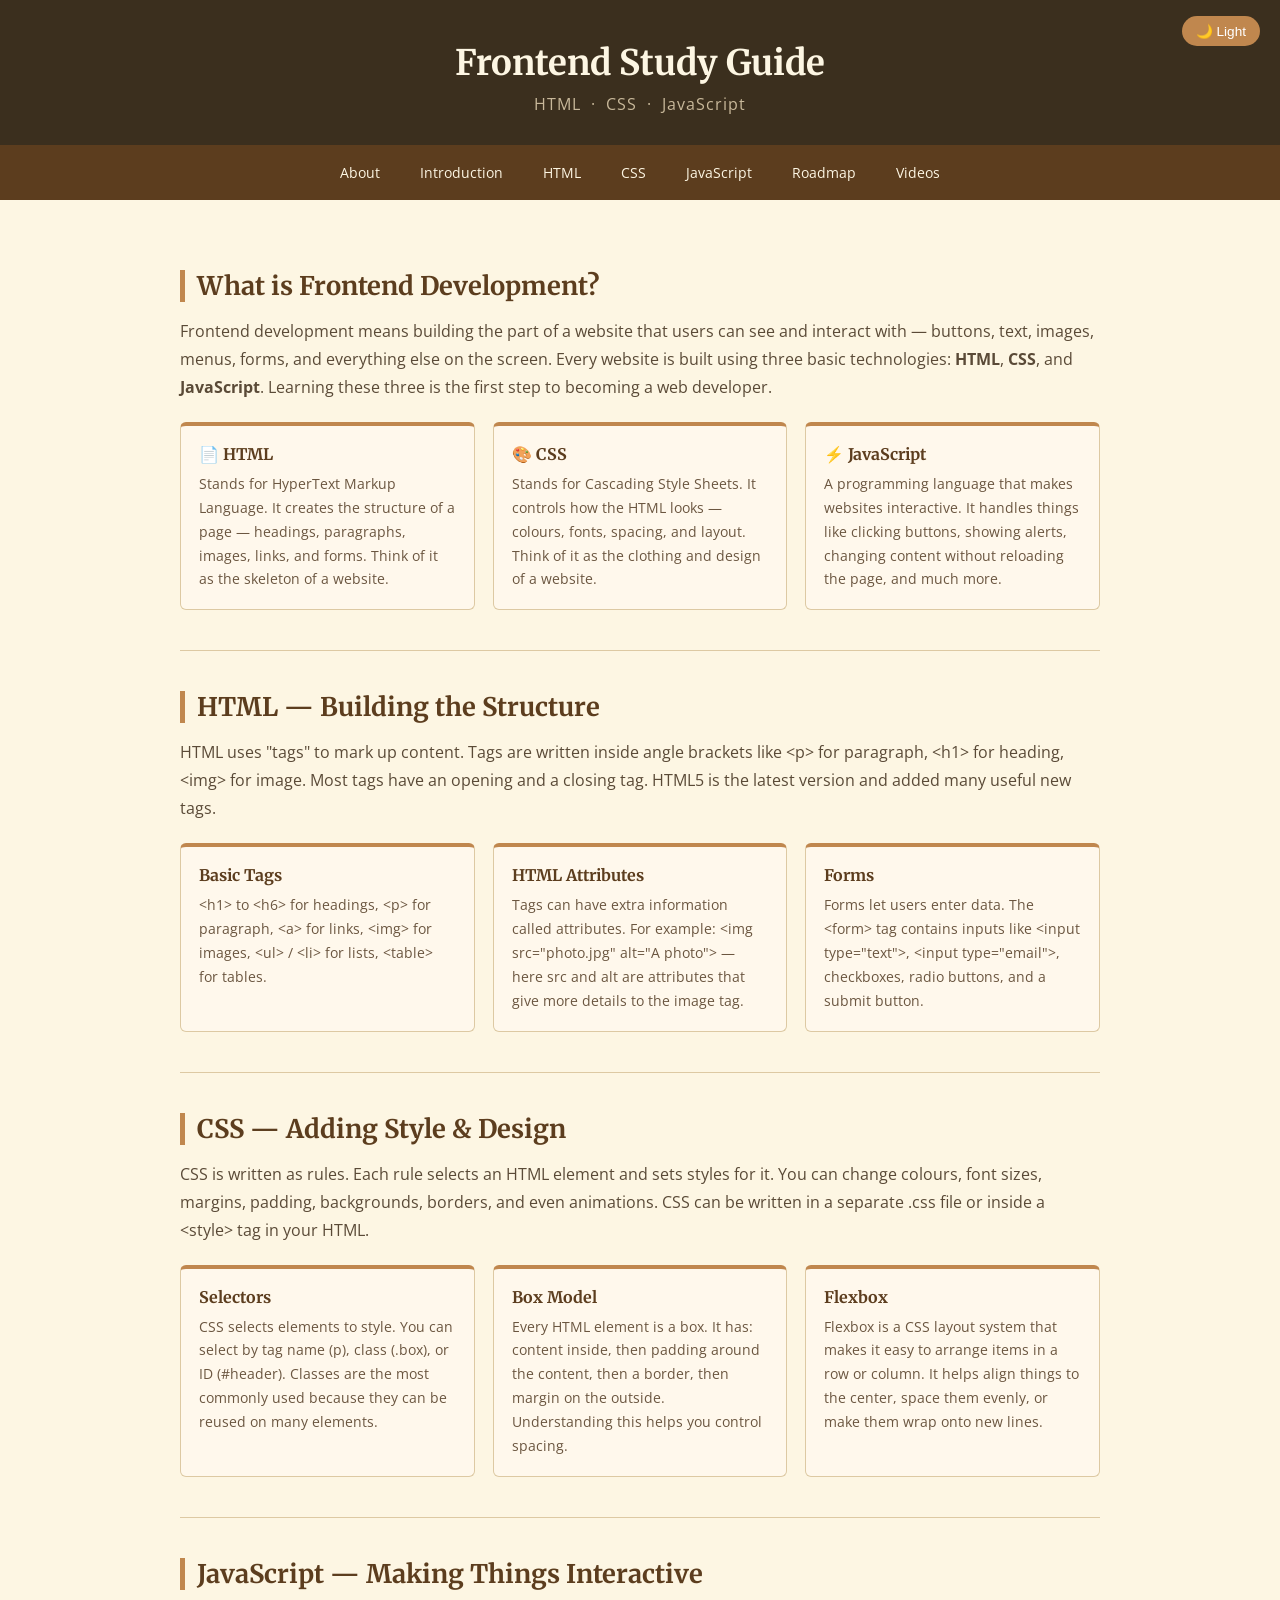
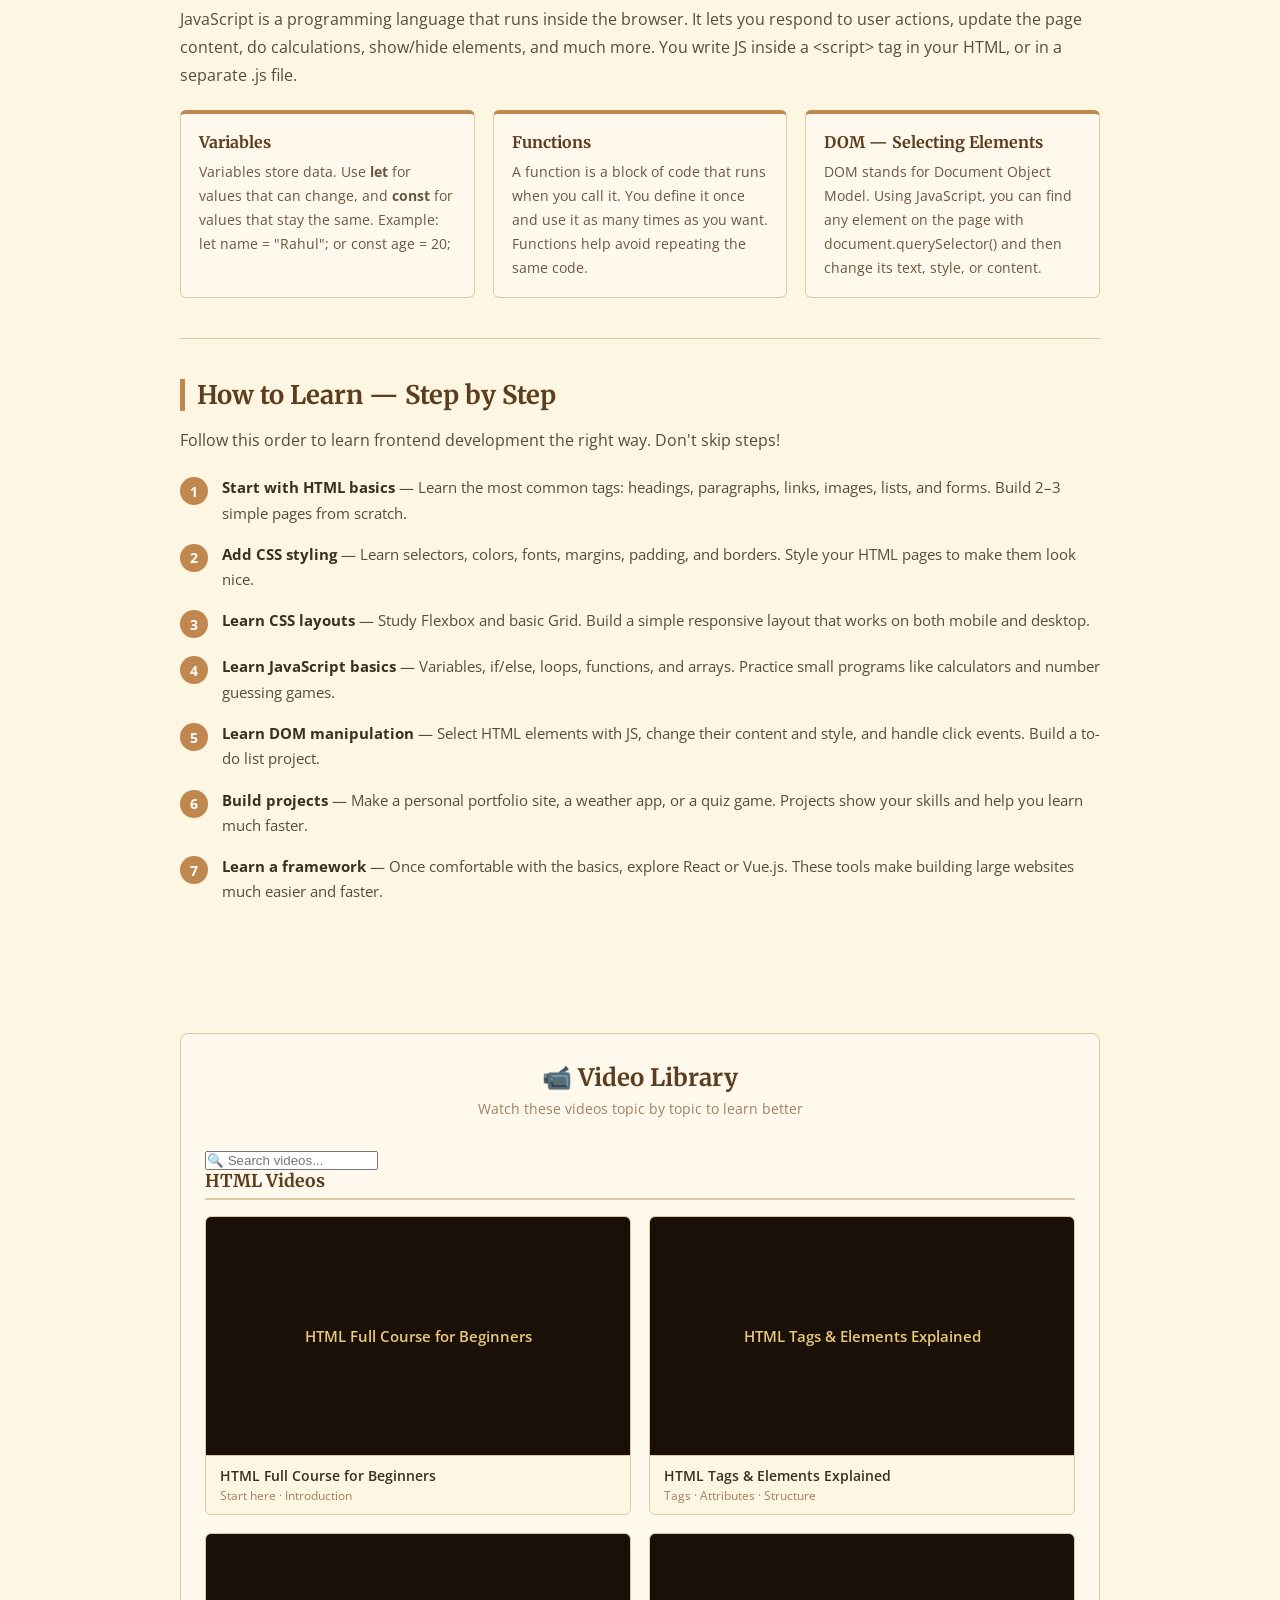
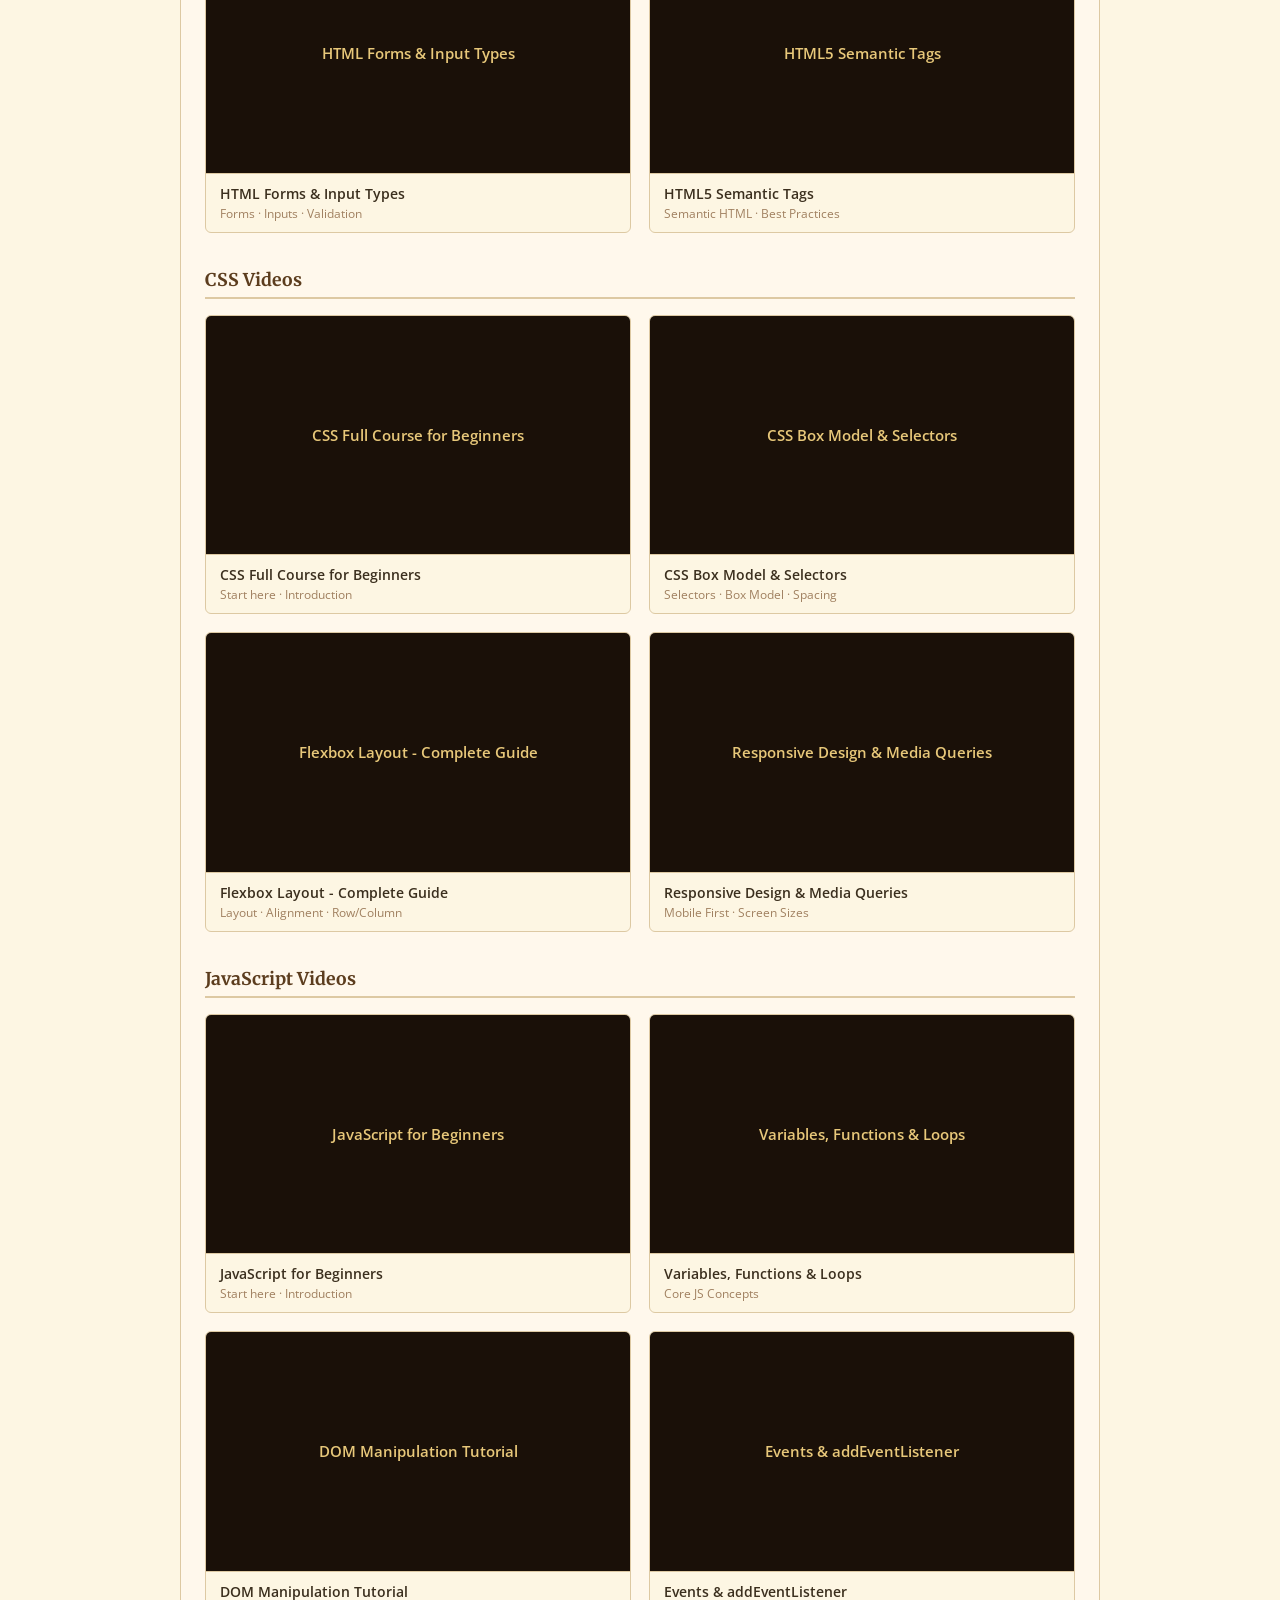
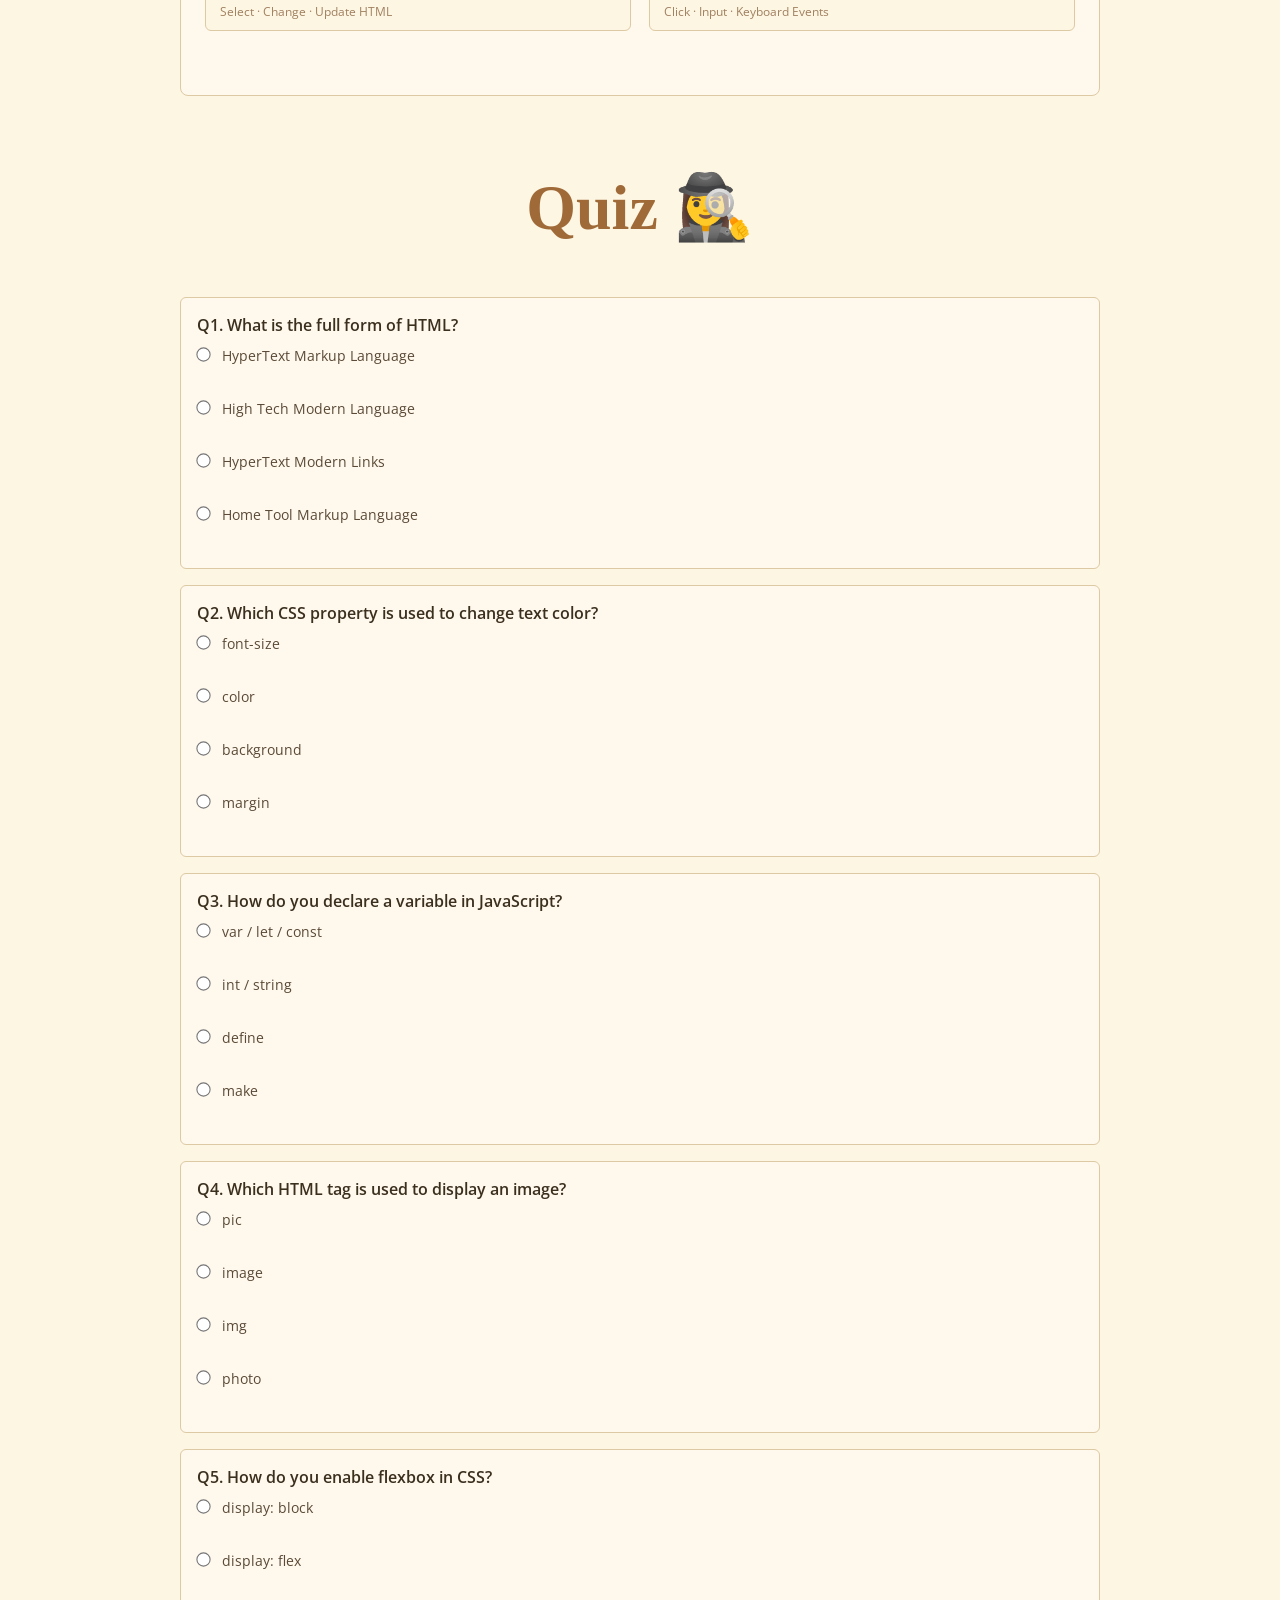
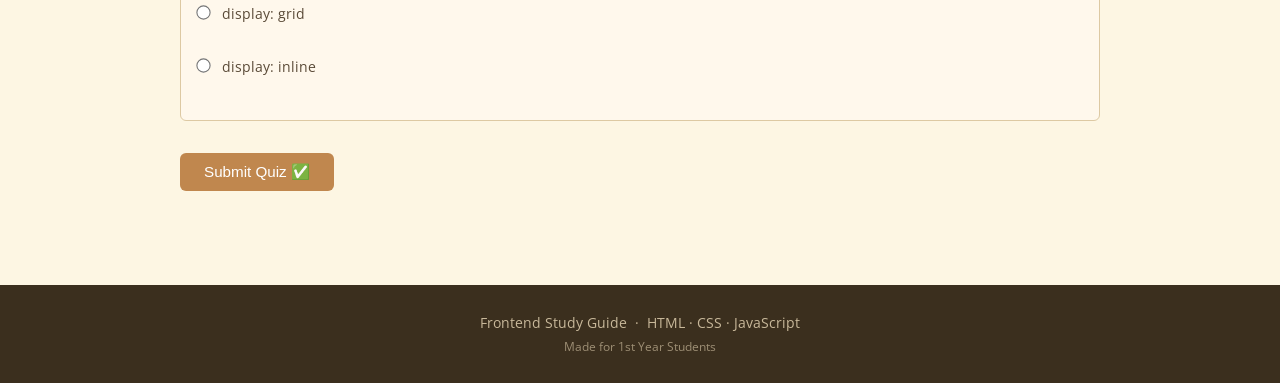
<file: index.html>
<!DOCTYPE html>
<html lang="en">
<head>
  <meta charset="UTF-8" />
  <meta name="viewport" content="width=device-width, initial-scale=1.0" />
  <title>Frontend Study Guide - HTML, CSS & JavaScript</title>
  <link href="https://fonts.googleapis.com/css2?family=Merriweather:wght@400;700&family=Open+Sans:wght@400;600&display=swap" rel="stylesheet" />
  <link rel="stylesheet" href="style.css">
</head>
<body>

  <header>
    <button id="themeBtn" onclick="toggleTheme()">🌙 Light </button>
    <h1>Frontend Study Guide</h1>
    <p>HTML &nbsp;·&nbsp; CSS &nbsp;·&nbsp; JavaScript</p>
  </header>

  <nav>
    <a href="about.html">About</a>
    <a href="#intro">Introduction</a>
    <a href="#html">HTML</a>
    <a href="#css">CSS</a>
    <a href="#javascript">JavaScript</a>
    <a href="#roadmap">Roadmap</a>
    <a href="#videos">Videos</a>
  </nav>

  <div class="container">
    <section id="intro">
      <h2 class="section-title">What is Frontend Development?</h2>
      <p class="section-desc">
        Frontend development means building the part of a website that users can see and interact with —
        buttons, text, images, menus, forms, and everything else on the screen.
        Every website is built using three basic technologies: <strong>HTML</strong>, <strong>CSS</strong>, and <strong>JavaScript</strong>.
        Learning these three is the first step to becoming a web developer.
      </p>
      <div class="card-grid">
        <div class="card"><h3>📄 HTML</h3><p>Stands for HyperText Markup Language. It creates the structure of a page — headings, paragraphs, images, links, and forms. Think of it as the skeleton of a website.</p></div>
        <div class="card"><h3>🎨 CSS</h3><p>Stands for Cascading Style Sheets. It controls how the HTML looks — colours, fonts, spacing, and layout. Think of it as the clothing and design of a website.</p></div>
        <div class="card"><h3>⚡ JavaScript</h3><p>A programming language that makes websites interactive. It handles things like clicking buttons, showing alerts, changing content without reloading the page, and much more.</p></div>
      </div>
    </section>

    <hr />


    <section id="html">
      <h2 class="section-title">HTML — Building the Structure</h2>
      <p class="section-desc">HTML uses "tags" to mark up content. Tags are written inside angle brackets like &lt;p&gt; for paragraph, &lt;h1&gt; for heading, &lt;img&gt; for image. Most tags have an opening and a closing tag. HTML5 is the latest version and added many useful new tags.</p>
      <div class="card-grid">
        <div class="card"><h3>Basic Tags</h3><p>&lt;h1&gt; to &lt;h6&gt; for headings, &lt;p&gt; for paragraph, &lt;a&gt; for links, &lt;img&gt; for images, &lt;ul&gt; / &lt;li&gt; for lists, &lt;table&gt; for tables.</p></div>
        <div class="card"><h3>HTML Attributes</h3><p>Tags can have extra information called attributes. For example: &lt;img src="photo.jpg" alt="A photo"&gt; — here src and alt are attributes that give more details to the image tag.</p></div>
        <div class="card"><h3>Forms</h3><p>Forms let users enter data. The &lt;form&gt; tag contains inputs like &lt;input type="text"&gt;, &lt;input type="email"&gt;, checkboxes, radio buttons, and a submit button.</p></div>
      </div>
    </section>

    <hr />


    <section id="css">
      <h2 class="section-title">CSS — Adding Style & Design</h2>
      <p class="section-desc">CSS is written as rules. Each rule selects an HTML element and sets styles for it. You can change colours, font sizes, margins, padding, backgrounds, borders, and even animations. CSS can be written in a separate .css file or inside a &lt;style&gt; tag in your HTML.</p>
      <div class="card-grid">
        <div class="card"><h3>Selectors</h3><p>CSS selects elements to style. You can select by tag name (p), class (.box), or ID (#header). Classes are the most commonly used because they can be reused on many elements.</p></div>
        <div class="card"><h3>Box Model</h3><p>Every HTML element is a box. It has: content inside, then padding around the content, then a border, then margin on the outside. Understanding this helps you control spacing.</p></div>
        <div class="card"><h3>Flexbox</h3><p>Flexbox is a CSS layout system that makes it easy to arrange items in a row or column. It helps align things to the center, space them evenly, or make them wrap onto new lines.</p></div>
      </div>
    </section>

    <hr />

  
    <section id="javascript">
      <h2 class="section-title">JavaScript — Making Things Interactive</h2>
      <p class="section-desc">JavaScript is a programming language that runs inside the browser. It lets you respond to user actions, update the page content, do calculations, show/hide elements, and much more. You write JS inside a &lt;script&gt; tag in your HTML, or in a separate .js file.</p>
      <div class="card-grid">
        <div class="card"><h3>Variables</h3><p>Variables store data. Use <strong>let</strong> for values that can change, and <strong>const</strong> for values that stay the same. Example: let name = "Rahul"; or const age = 20;</p></div>
        <div class="card"><h3>Functions</h3><p>A function is a block of code that runs when you call it. You define it once and use it as many times as you want. Functions help avoid repeating the same code.</p></div>
        <div class="card"><h3>DOM — Selecting Elements</h3><p>DOM stands for Document Object Model. Using JavaScript, you can find any element on the page with document.querySelector() and then change its text, style, or content.</p></div>
      </div>
    </section>

    <hr />

 
    <section id="roadmap">
      <h2 class="section-title">How to Learn — Step by Step</h2>
      <p class="section-desc">Follow this order to learn frontend development the right way. Don't skip steps!</p>
      <ul class="steps">
        <li><div class="step-num">1</div><p><strong>Start with HTML basics</strong> — Learn the most common tags: headings, paragraphs, links, images, lists, and forms. Build 2–3 simple pages from scratch.</p></li>
        <li><div class="step-num">2</div><p><strong>Add CSS styling</strong> — Learn selectors, colors, fonts, margins, padding, and borders. Style your HTML pages to make them look nice.</p></li>
        <li><div class="step-num">3</div><p><strong>Learn CSS layouts</strong> — Study Flexbox and basic Grid. Build a simple responsive layout that works on both mobile and desktop.</p></li>
        <li><div class="step-num">4</div><p><strong>Learn JavaScript basics</strong> — Variables, if/else, loops, functions, and arrays. Practice small programs like calculators and number guessing games.</p></li>
        <li><div class="step-num">5</div><p><strong>Learn DOM manipulation</strong> — Select HTML elements with JS, change their content and style, and handle click events. Build a to-do list project.</p></li>
        <li><div class="step-num">6</div><p><strong>Build projects</strong> — Make a personal portfolio site, a weather app, or a quiz game. Projects show your skills and help you learn much faster.</p></li>
        <li><div class="step-num">7</div><p><strong>Learn a framework</strong> — Once comfortable with the basics, explore React or Vue.js. These tools make building large websites much easier and faster.</p></li>
      </ul>
    </section>

  </div>

 
  <div class="container">
    <section class="video-section" id="videos">
      <h2 class="video-section-title">📹 Video Library</h2>
      <p class="video-section-sub">Watch these videos topic by topic to learn better</p>

      <input type="text" id="searchBox" onkeyup="filterVideos()" placeholder="🔍 Search videos..." />

 
      <div class="video-cat">
        <h3 class="video-cat-title">HTML Videos</h3>
        <div class="video-grid">

          <div class="video-card">
            <a class="video-thumb" href="https://youtu.be/HcOc7P5BMi4" target="_blank">HTML Full Course for Beginners</a>
            <div class="video-info">
              <div class="video-title">HTML Full Course for Beginners</div>
              <div class="video-meta">Start here · Introduction</div>
            </div>
          </div>

          <div class="video-card">
            <a class="video-thumb" href="https://youtu.be/lw-VOgq7TK0" target="_blank">HTML Tags & Elements Explained</a>
            <div class="video-info">
              <div class="video-title">HTML Tags & Elements Explained</div>
              <div class="video-meta">Tags · Attributes · Structure</div>
            </div>
          </div>

          <div class="video-card">
            <a class="video-thumb" href="https://youtu.be/2O8pkybH6po" target="_blank">HTML Forms & Input Types</a>
            <div class="video-info">
              <div class="video-title">HTML Forms & Input Types</div>
              <div class="video-meta">Forms · Inputs · Validation</div>
            </div>
          </div>

          <div class="video-card">
            <a class="video-thumb" href="https://youtu.be/aNC6LY34yVM" target="_blank">HTML5 Semantic Tags</a>
            <div class="video-info">
              <div class="video-title">HTML5 Semantic Tags</div>
              <div class="video-meta">Semantic HTML · Best Practices</div>
            </div>
          </div>

        </div>
      </div>
 
      <div class="video-cat">
        <h3 class="video-cat-title">CSS Videos</h3>
        <div class="video-grid">

          <div class="video-card">
            <a class="video-thumb" href="https://youtu.be/n4R2E7O-Ngo" target="_blank">CSS Full Course for Beginners</a>
            <div class="video-info">
              <div class="video-title">CSS Full Course for Beginners</div>
              <div class="video-meta">Start here · Introduction</div>
            </div>
          </div>

          <div class="video-card">
            <a class="video-thumb" href="https://youtu.be/Xrxd6cEajhM" target="_blank">CSS Box Model & Selectors</a>
            <div class="video-info">
              <div class="video-title">CSS Box Model & Selectors</div>
              <div class="video-meta">Selectors · Box Model · Spacing</div>
            </div>
          </div>

          <div class="video-card">
            <a class="video-thumb" href="https://youtu.be/tN12g5QUIqg" target="_blank">Flexbox Layout - Complete Guide</a>
            <div class="video-info">
              <div class="video-title">Flexbox Layout - Complete Guide</div>
              <div class="video-meta">Layout · Alignment · Row/Column</div>
            </div>
          </div>

          <div class="video-card">
            <a class="video-thumb" href="https://youtu.be/7AgEjgUtho4" target="_blank">Responsive Design & Media Queries</a>
            <div class="video-info">
              <div class="video-title">Responsive Design & Media Queries</div>
              <div class="video-meta">Mobile First · Screen Sizes</div>
            </div>
          </div>

        </div>
      </div>

    
      <div class="video-cat">
        <h3 class="video-cat-title">JavaScript Videos</h3>
        <div class="video-grid">

          <div class="video-card">
            <a class="video-thumb" href="https://youtu.be/Vky1GUmp0KU?si=503P3y_VuTyzWnVG" target="_blank">JavaScript for Beginners</a>
            <div class="video-info">
              <div class="video-title">JavaScript for Beginners</div>
              <div class="video-meta">Start here · Introduction</div>
            </div>
          </div>

          <div class="video-card">
            <a class="video-thumb" href="https://youtu.be/ORCuz7s5cCY" target="_blank">Variables, Functions & Loops</a>
            <div class="video-info">
              <div class="video-title">Variables, Functions & Loops</div>
              <div class="video-meta">Core JS Concepts</div>
            </div>
          </div>

          <div class="video-card">
            <a class="video-thumb" href="https://youtu.be/oxO1Z5L5S4c" target="_blank">DOM Manipulation Tutorial</a>
            <div class="video-info">
              <div class="video-title">DOM Manipulation Tutorial</div>
              <div class="video-meta">Select · Change · Update HTML</div>
            </div>
          </div>

          <div class="video-card">
            <a class="video-thumb" href="https://youtu.be/i_8NQuEAOmg" target="_blank">Events & addEventListener</a>
            <div class="video-info">
              <div class="video-title">Events & addEventListener</div>
              <div class="video-meta">Click · Input · Keyboard Events</div>
            </div>
          </div>

        </div>
      </div>

    </section>
  </div>
<BR></BR>
 <H1 id="qwz">Quiz 🕵️‍♀️</H1></BR>
  <div class="container">
    <div id="quiz"></div>
    <button onclick="checkQuiz()" style="margin-top:16px; background:#c0874e; color:white; border:none; padding:10px 24px; border-radius:6px; font-size:0.95rem; cursor:pointer;">Submit Quiz ✅</button>
    <div id="quizResult" style="margin-top:14px; font-size:1rem; font-weight:600; color:#5c3d1e;"></div>
  </div>

  <footer>
    <p>Frontend Study Guide &nbsp;·&nbsp; HTML · CSS · JavaScript</p>
    <p style="margin-top: 6px; font-size: 0.78rem; opacity: 0.7;">Made for 1st Year Students</p>
  </footer>

  <button id="scrollTopBtn" onclick="scrollToTop()" style="display:none; position:fixed; bottom:30px; right:30px; background:#c0874e; color:white; border:none; padding:10px 14px; border-radius:50%; font-size:1.2rem; cursor:pointer;">⬆</button>

  <script src="1.js"></script>
</body>
</html>
</file>
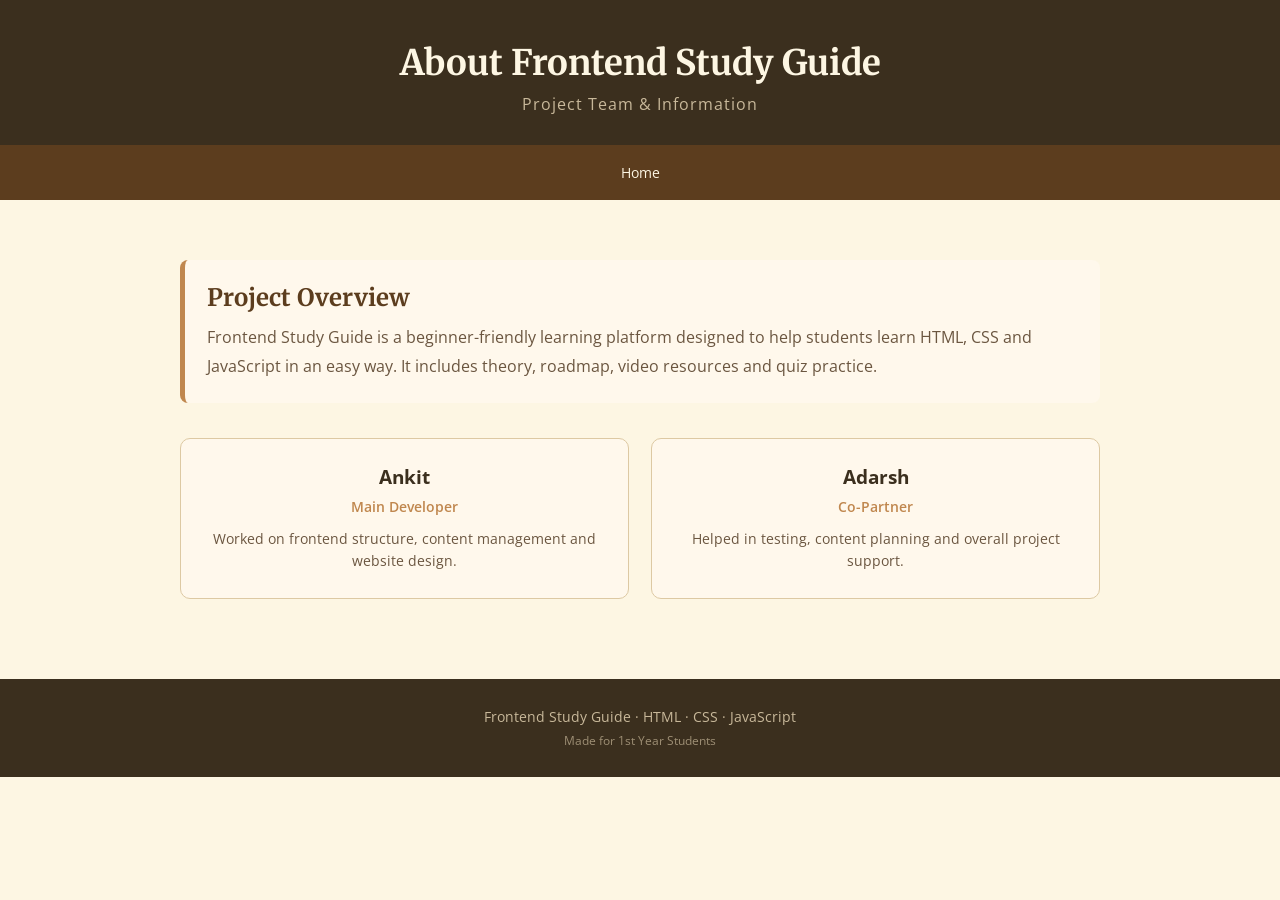
<file: about.html>
<!DOCTYPE html>
<html lang="en">
<head>
  <meta charset="UTF-8">
  <meta name="viewport" content="width=device-width, initial-scale=1.0">
  <title>About Frontend Study Guide</title>

  <link href="https://fonts.googleapis.com/css2?family=Merriweather:wght@400;700&family=Open+Sans:wght@400;600&display=swap" rel="stylesheet">
  <link rel="stylesheet" href="style.css">
</head>
<body>

  <header>
    <h1>About Frontend Study Guide</h1>
    <p>Project Team & Information</p>
  </header>

  <nav>
    <a href="index.html">Home</a>

  </nav>

  <div class="container">

    <section class="about-main">

      <div class="project-card">
        <h2>Project Overview</h2>
        <p>
          Frontend Study Guide is a beginner-friendly learning platform designed
          to help students learn HTML, CSS and JavaScript in an easy way.
          It includes theory, roadmap, video resources and quiz practice.
        </p>
      </div>

      <div class="team-grid">

        <div class="team-card">
          <h3>Ankit</h3>
          <span>Main Developer</span>
          <p>
            Worked on frontend structure, content management and website design.
          </p>
        </div>

        <div class="team-card">
          <h3>Adarsh</h3>
          <span>Co-Partner</span>
          <p>
            Helped in testing, content planning and overall project support.
          </p>
        </div>

      </div>

    </section>

  </div>

  <footer>
    <p>Frontend Study Guide · HTML · CSS · JavaScript</p>
    <p style="margin-top: 6px; font-size: 0.78rem; opacity: 0.7;">
      Made for 1st Year Students
    </p>
  </footer>

</body>
</html>
</file>
<file: style.css>
* {
  margin: 0;
  padding: 0;
  box-sizing: border-box;
}

body {
  font-family: 'Open Sans', sans-serif;
  background-color: #fdf6e3;
  color: #3b2f1e;
}

header {
  background-color: #3b2f1e;
  color: #fdf6e3;
  text-align: center;
  padding: 40px 20px 30px;
}

header h1 {
  font-family: 'Merriweather', serif;
  font-size: 2.2rem;
  margin-bottom: 8px;
}

header p {
  font-size: 1rem;
  color: #c8b89a;
  letter-spacing: 1px;
}

nav {
  background-color: #5c3d1e;
  display: flex;
  justify-content: center;
  flex-wrap: wrap;
  gap: 4px;
  padding: 10px 20px;
}

nav a {
  color: #fdf6e3;
  text-decoration: none;
  font-size: 0.9rem;
  padding: 8px 18px;
  border-radius: 4px;
  transition: background 0.2s;
}

nav a:hover {
  background-color: #8b5e3c;
}

.container {
  max-width: 960px;
  margin: 0 auto;
  padding: 30px 20px;
}

.section-title {
  font-family: 'Merriweather', serif;
  font-size: 1.6rem;
  color: #5c3d1e;
  border-left: 5px solid #c0874e;
  padding-left: 12px;
  margin-bottom: 16px;
  margin-top: 40px;
}

.section-desc {
  font-size: 0.97rem;
  line-height: 1.8;
  color: #5a4a37;
  margin-bottom: 20px;
}

.card-grid {
  display: grid;
  grid-template-columns: repeat(auto-fit, minmax(260px, 1fr));
  gap: 18px;
  margin-bottom: 28px;
}

.card {
  background: #fff8ec;
  border: 1px solid #ddc9a3;
  border-top: 4px solid #c0874e;
  border-radius: 6px;
  padding: 18px;
}

.card h3 {
  font-family: 'Merriweather', serif;
  font-size: 1rem;
  color: #5c3d1e;
  margin-bottom: 8px;
}

.card p {
  font-size: 0.88rem;
  color: #6b5640;
  line-height: 1.7;
}

.code-box {
  background-color: #2b1d0e;
  border-radius: 6px;
  padding: 18px 20px;
  margin: 16px 0 28px;
  overflow-x: auto;
}

.code-box code {
  font-family: 'Courier New', monospace;
  font-size: 0.87rem;
  color: #d4bc8a;
  line-height: 1.75;
  display: block;
  white-space: pre;
}

hr {
  border: none;
  border-top: 1px solid #ddc9a3;
  margin: 40px 0 10px;
}

.steps {
  list-style: none;
  padding: 0;
  margin-bottom: 28px;
}

.steps li {
  display: flex;
  gap: 14px;
  align-items: flex-start;
  margin-bottom: 16px;
}

.step-num {
  background-color: #c0874e;
  color: #fff;
  font-weight: 700;
  font-size: 0.85rem;
  min-width: 28px;
  height: 28px;
  border-radius: 50%;
  display: flex;
  align-items: center;
  justify-content: center;
  margin-top: 2px;
  flex-shrink: 0;
}

.steps li p {
  font-size: 0.93rem;
  color: #5a4a37;
  line-height: 1.7;
}

.steps li strong {
  color: #3b2f1e;
}

.video-section {
  background-color: #fff8ec;
  border: 1px solid #ddc9a3;
  border-radius: 8px;
  padding: 28px 24px;
  margin-top: 40px;
}

.video-section-title {
  font-family: 'Merriweather', serif;
  font-size: 1.5rem;
  color: #5c3d1e;
  text-align: center;
  margin-bottom: 6px;
}

.video-section-sub {
  text-align: center;
  font-size: 0.85rem;
  color: #a08060;
  margin-bottom: 30px;
}

.video-cat {
  margin-bottom: 36px;
}

.video-cat-title {
  font-family: 'Merriweather', serif;
  font-size: 1.1rem;
  color: #5c3d1e;
  border-bottom: 2px solid #ddc9a3;
  padding-bottom: 6px;
  margin-bottom: 16px;
  display: flex;
  align-items: center;
  gap: 10px;
}

.cat-badge {
  font-size: 0.72rem;
  padding: 3px 10px;
  border-radius: 20px;
  font-weight: 600;
  letter-spacing: 1px;
}

.badge-html { background: #f3e0d0; color: #8b3a1e; }
.badge-css  { background: #d0e4f3; color: #1e4a8b; }
.badge-js   { background: #d8f0d0; color: #2a6b1e; }

.video-grid {
  display: grid;
  grid-template-columns: repeat(auto-fit, minmax(280px, 1fr));
  gap: 18px;
}

.video-card {
  background: #fdf6e3;
  border: 1px solid #ddc9a3;
  border-radius: 6px;
  overflow: hidden;
}

.video-thumb {
  display: flex;
  align-items: center;
  justify-content: center;
  width: 100%;
  aspect-ratio: 16 / 9;
  background-color: #1a1008;
  color: #e8c87a;
  font-size: 0.95rem;
  font-weight: 600;
  text-align: center;
  text-decoration: none;
  padding: 16px;
  transition: background 0.2s;
  line-height: 1.5;
}

.video-thumb:hover {
  background-color: #2b1d0e;
  color: #f5d98a;
}

.video-info {
  padding: 10px 14px;
  border-top: 1px solid #ddc9a3;
}

.video-title {
  font-size: 0.9rem;
  font-weight: 600;
  color: #3b2f1e;
  margin-bottom: 2px;
}

.video-meta {
  font-size: 0.75rem;
  color: #a08060;
}

footer {
  text-align: center;
  padding: 28px 20px;
  background-color: #3b2f1e;
  color: #c8b89a;
  font-size: 0.85rem;
  margin-top: 50px;
}

.quiz-question {
  background: #fff8ec;
  border: 1px solid #ddc9a3;
  border-radius: 6px;
  padding: 16px;
  margin-bottom: 16px;
}

.quiz-question p {
  font-weight: 600;
  margin-bottom: 10px;
  color: #3b2f1e;
}

.quiz-question label {
  display: block;
  margin: 6px 0;
  font-size: 0.9rem;
  cursor: pointer;
  color: #5a4a37;
}

.quiz-question input[type="radio"] {
  margin-right: 8px;
  transform: scale(1.1);
}

body.dark {
  background-color: #1a1008;
  color: #e8d5b0;
}

body.dark header {
  background-color: #0f0800;
}

body.dark nav {
  background-color: #2a1800;
}

body.dark .card {
  background: #2b1d0e;
  border-color: #4a3520;
}

body.dark .card h3 {
  color: #e8c87a;
}

body.dark .card p {
  color: #c8a87a;
}

body.dark .section-title {
  color: #e8c87a;
}

body.dark .section-desc {
  color: #c8a87a;
}

body.dark hr {
  border-color: #4a3520;
}

body.dark .steps li p {
  color: #c8a87a;
}

body.dark .steps li strong {
  color: #e8d5b0;
}

body.dark .video-section {
  background-color: #2b1d0e;
  border-color: #4a3520;
}

body.dark .video-section-title {
  color: #e8c87a;
}

body.dark .video-section-sub {
  color: #a08060;
}

body.dark .video-cat-title {
  color: #e8c87a;
  border-color: #4a3520;
}

body.dark .video-card {
  background: #1a1008;
  border-color: #4a3520;
}

body.dark .video-title {
  color: #e8d5b0;
}

body.dark .quiz-question {
  background: #2b1d0e;
  border-color: #4a3520;
}

body.dark .quiz-question p {
  color: #e8d5b0;
}

body.dark .quiz-question label {
  color: #c8a87a;
}

body.dark #quizResult {
  color: #e8c87a;
}

body.dark #searchBox {
  background: #2b1d0e;
  color: #e8d5b0;
  border-color: #4a3520;
}

#themeBtn {
  position: absolute;
  top: 16px;
  right: 20px;
  background: #c0874e;
  color: white;
  border: none;
  padding: 7px 14px;
  border-radius: 20px;
  font-size: 0.85rem;
  cursor: pointer;
}

#themeBtn:hover {
  background: #a06a38;
}

#qwz{
  font-size: 4em;
  font-family: cursive;
  text-align: center;
  color: #a06a38;
}
.about-main {
  margin-top: 30px;
}

.project-card {
  background: #fff8ec;
  border-left: 5px solid #c0874e;
  padding: 22px;
  border-radius: 8px;
  margin-bottom: 35px;
}

.project-card h2 {
  font-family: 'Merriweather', serif;
  color: #5c3d1e;
  margin-bottom: 10px;
}

.project-card p {
  color: #6b5640;
  line-height: 1.8;
}

.team-grid {
  display: grid;
  grid-template-columns: repeat(auto-fit, minmax(250px, 1fr));
  gap: 22px;
}

.team-card {
  background: #fff8ec;
  border: 1px solid #ddc9a3;
  border-radius: 10px;
  padding: 25px 20px;
  text-align: center;
}

.team-card img {
  width: 95px;
  height: 95px;
  border-radius: 50%;
  object-fit: cover;
  border: 3px solid #c0874e;
  margin-bottom: 15px;
}

.team-card h3 {
  color: #3b2f1e;
  margin-bottom: 6px;
}

.team-card span {
  display: inline-block;
  font-size: 0.85rem;
  color: #c0874e;
  margin-bottom: 12px;
  font-weight: 600;
}

.team-card p {
  font-size: 0.88rem;
  color: #6b5640;
  line-height: 1.6;
}

body.dark .project-card,
body.dark .team-card {
  background: #2b1d0e;
  border-color: #4a3520;
}

body.dark .project-card h2,
body.dark .team-card h3 {
  color: #e8c87a;
}

body.dark .project-card p,
body.dark .team-card p {
  color: #c8a87a;
}
</file>
